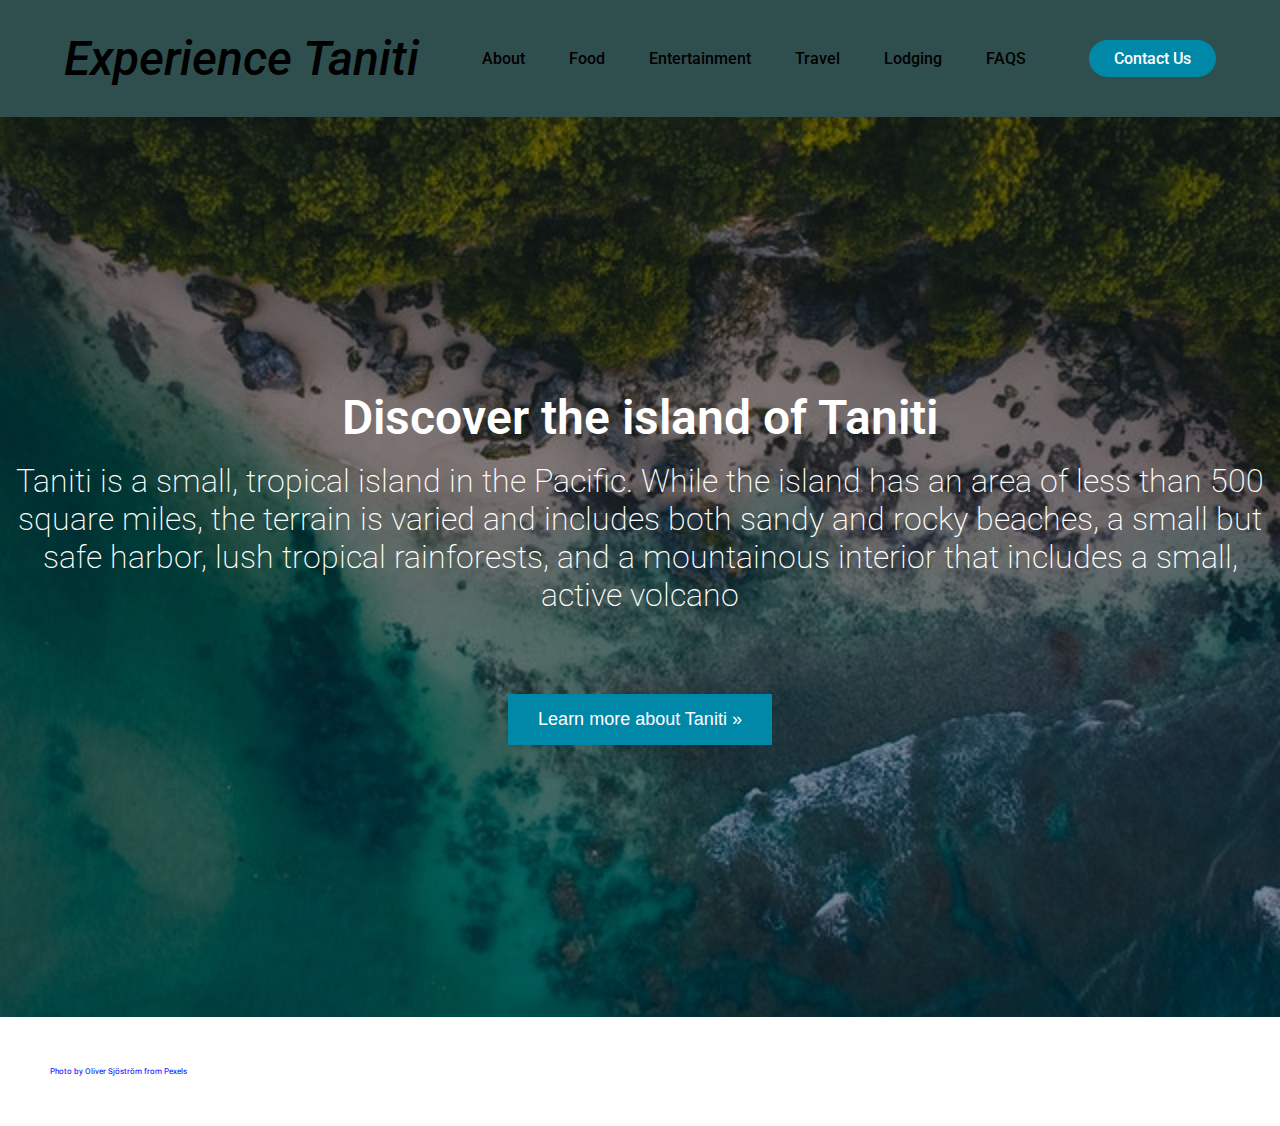
<file: index.html>
<!DOCTYPE html>
<html lang="en">
<head>
    <meta charset="UTF-8">
    <meta http-equiv="X-UA-Compatible" content="IE=edge">
    <meta name="viewport" content="width=device-width, initial-scale=1.0">
    <link rel="stylesheet" href="style.css">
    <title>The Island of Taniti</title>
</head>
<body>
    <header>
        <a class="logo" href="index.html">Experience Taniti</a>
        <nav>
            <ul class="nav_links">
                <li>
                    <a href="about.html">About</a>
                </li>
                <li>
                    <a href="food.html">Food</a>
                </li>
                <li>
                    <a href="entertainment.html">Entertainment</a>
                </li>
                <li>
                    <a href="travel.html">Travel</a>
                </li>
                <li>
                    <a href="lodging.html">Lodging</a>
                </li>
                <li>
                    <a href="faqs.html">FAQS</a>
                </li>
            </ul>
        </nav>
        <a class="contact" href="contact.html"><button>Contact Us</button></a>
    </header>

    <section class="hero">
        <div class="hero-content">
            <h1 class="hero-title">Discover the island of Taniti</h1>
            <h2 class="hero-subtitle">Taniti is a small, tropical island in the Pacific. While the island has an area of less than 500 square miles, the terrain is varied and includes both sandy and rocky beaches, a small but safe harbor, lush tropical rainforests, and a mountainous interior that includes a small, active volcano
            </h2>
            <button type="button" class="hero-button" onclick="location.href='about.html'">
                Learn more about Taniti &raquo;
           </button>
        </div>
    </section>
    <p class="image-credit">Photo by Oliver Sjöström from Pexels</p>
    <script src="index.js"></script>
</body>
</html>
</file>
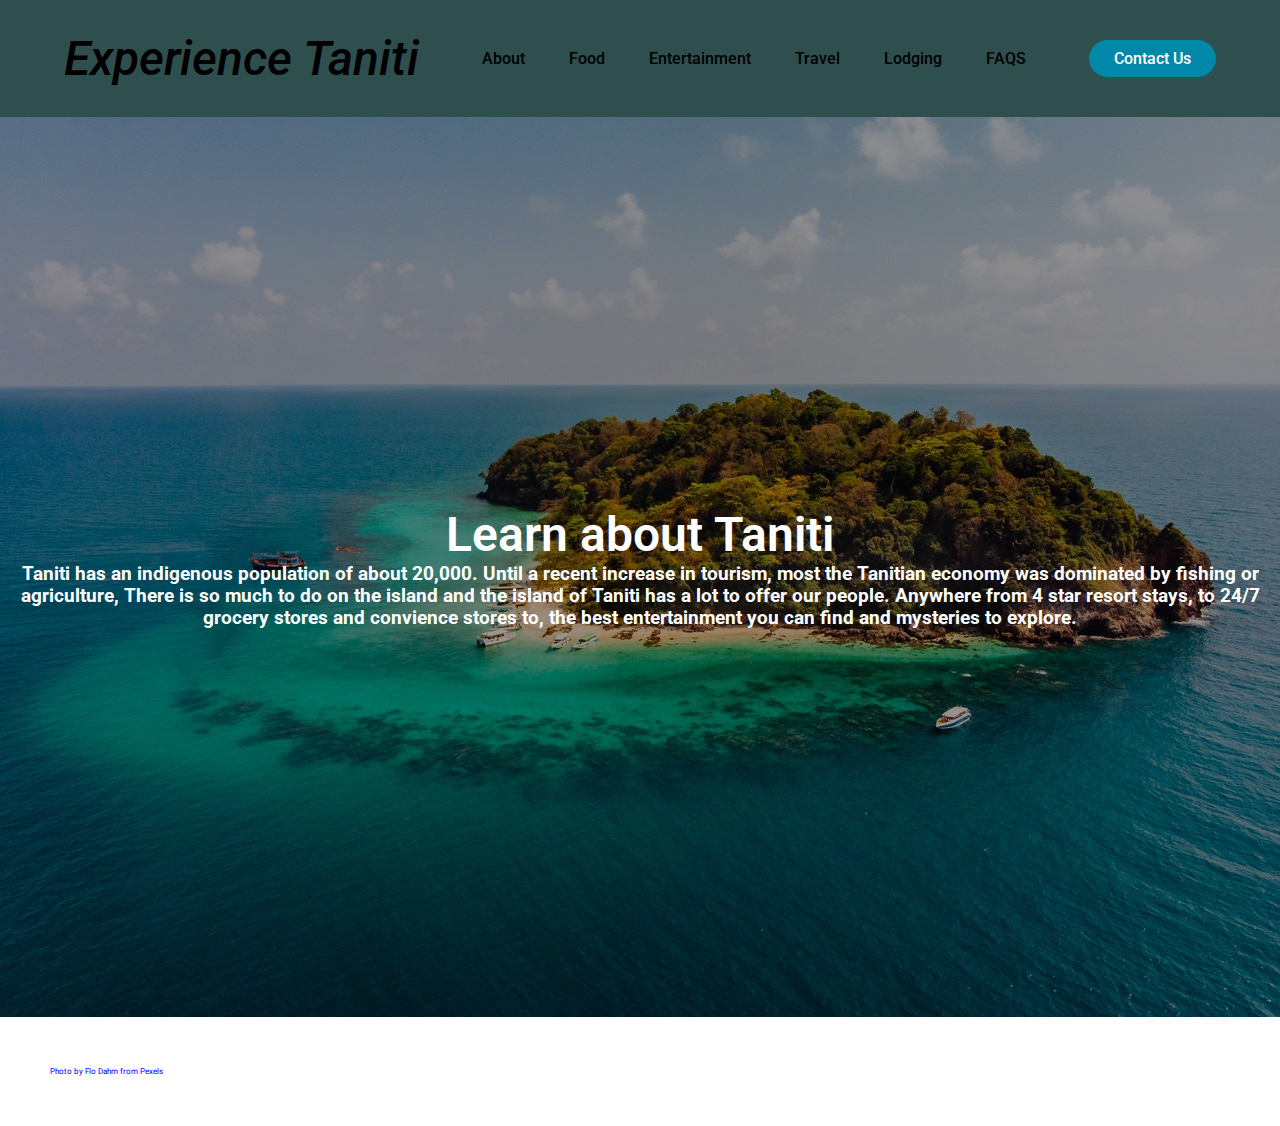
<file: about.html>
<!DOCTYPE html>
<html lang="en">
<head>
    <meta charset="UTF-8">
    <meta http-equiv="X-UA-Compatible" content="IE=edge">
    <meta name="viewport" content="width=device-width, initial-scale=1.0">
    <link rel="stylesheet" href="style.css">
    <title>The Island of Taniti</title>
</head>
<body>
    <header>
        <a class="logo" href="index.html">Experience Taniti</a>
        <nav>
            <ul class="nav_links">
                <ul class="nav_links">
                    <li>
                        <a href="about.html">About</a>
                    </li>
                    <li>
                        <a href="food.html">Food</a>
                    </li>
                    <li>
                        <a href="entertainment.html">Entertainment</a>
                    </li>
                    <li>
                        <a href="travel.html">Travel</a>
                    </li>
                    <li>
                        <a href="lodging.html">Lodging</a>
                    </li>
                    <li>
                        <a href="faqs.html">FAQS</a>
                    </li>
                </ul>
            </ul>
        </nav>
        <a class="contact" href="contact.html"><button>Contact Us</button></a>
    </header>
    <section class="about-hero">
        <div class="about-content">
            <h1 class="about-section">Learn about Taniti
            </h1>
            <h3 class="about-section2">
                Taniti has an indigenous population of about 20,000. 
                Until a recent increase in tourism, 
                    most the Tanitian economy was dominated by fishing or agriculture,
                There is so much to do on the island and the island of Taniti has a lot to offer our people. Anywhere from 4 star resort stays, to 24/7 grocery stores and convience stores to,
                the best entertainment you can find and mysteries to explore.
            </h3>
    </section>
    <p class="image-credit">Photo by Flo Dahm from Pexels</p>
    <script src="index.js"></script>
</body>
</html>
</file>
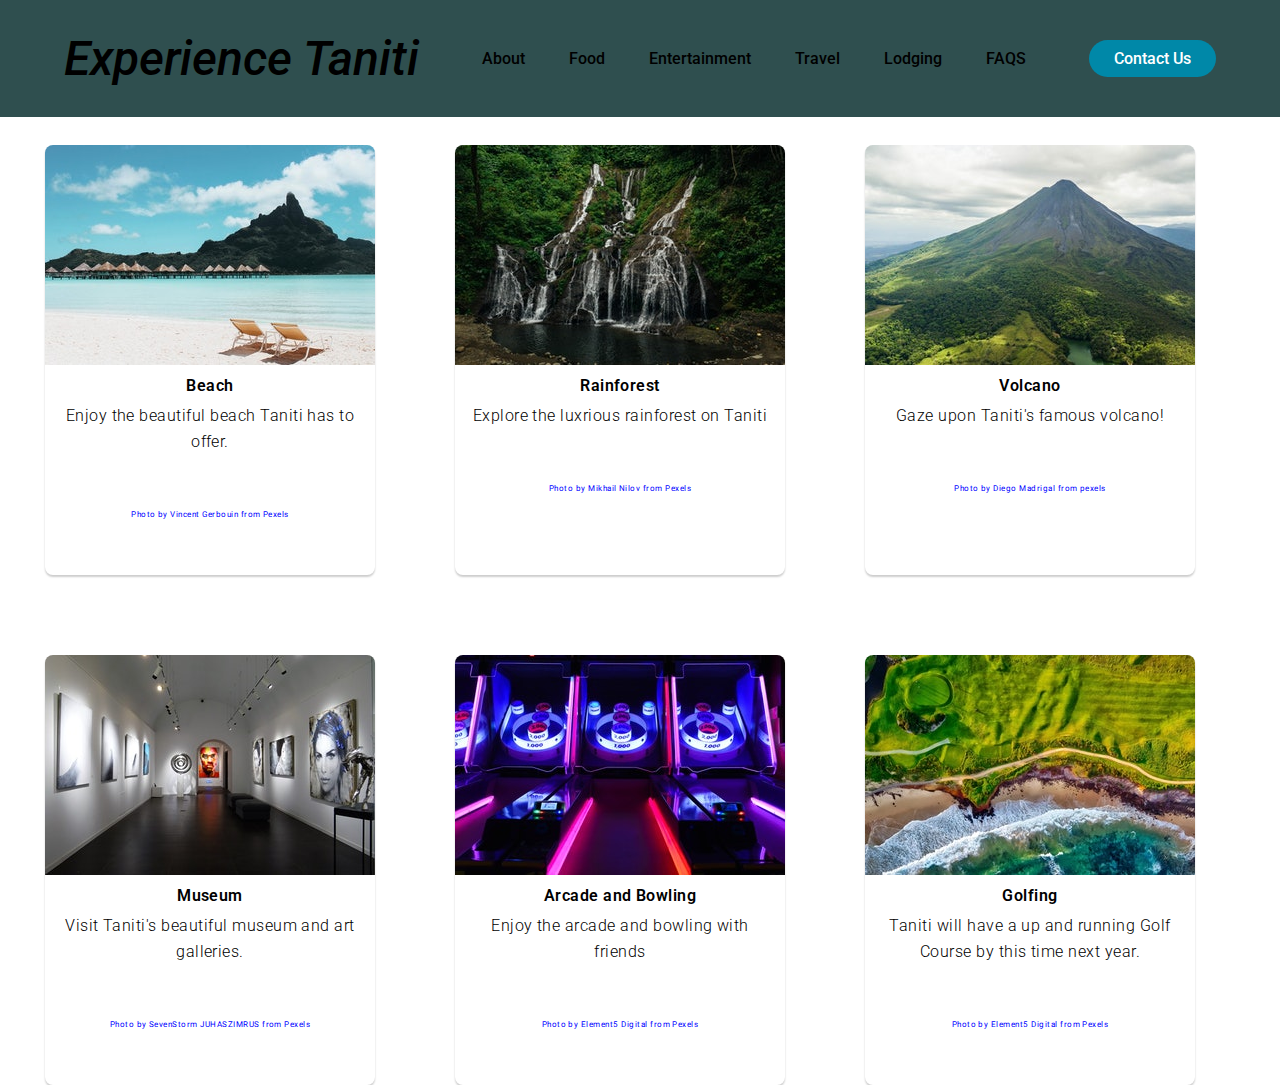
<file: entertainment.html>
<!DOCTYPE html>
<html lang="en">
<head>
    <meta charset="UTF-8">
    <meta http-equiv="X-UA-Compatible" content="IE=edge">
    <meta name="viewport" content="width=device-width, initial-scale=1.0">
    <link rel="stylesheet" href="style.css">
    <title>The Island of Taniti</title>
</head>
<body>
    <header>
        <a class="logo" href="index.html">Experience Taniti</a>
        <nav>
            <ul class="nav_links">
                <li>
                    <a href="about.html">About</a>
                </li>
                <li>
                    <a href="food.html">Food</a>
                </li>
                <li>
                    <a href="entertainment.html">Entertainment</a>
                </li>
                <li>
                    <a href="travel.html">Travel</a>
                </li>
                <li>
                    <a href="lodging.html">Lodging</a>
                </li>
                <li>
                    <a href="faqs.html">FAQS</a>
                </li>
            </ul>
        </nav>
        <a class="contact" href="contact.html"><button>Contact Us</button></a>
    </header>
    <div class="card-container">
        <div class="card">
            <img src="./images/beach.jpg" alt="beach">
            <h4 class="card-header">Beach</h4>
            <p class="card-info">Enjoy the beautiful beach Taniti has to offer.</p>
            <p class="image-credit">Photo by Vincent Gerbouin from Pexels</p>
        </div>
        <div class="card">
            <img src="./images/rainforest.jpg" alt="rainforest">
            <h4 class="card-header">Rainforest</h4>
            <p class="card-info">Explore the luxrious rainforest on Taniti</p>
            <p class="image-credit">Photo by Mikhail Nilov from Pexels</p>
        </div>
        <div class="card">
            <img src="./images/volcano.jpg" alt="volcano">
            <h4 class="card-header">Volcano</h4>
            <p class="card-info">Gaze upon Taniti's famous volcano!</p>
            <p class="image-credit">Photo by Diego Madrigal from pexels</p>
        </div>
        <div class="card">
            <img src="./images/museum.jpg" alt="museum">
            <h4 class="card-header">Museum</h4>
            <p class="card-info"> Visit Taniti's beautiful museum and art galleries.</p>
            <p class="image-credit">Photo by SevenStorm JUHASZIMRUS from Pexels</p>
        </div>
        <div class="card">
            <img src="./images/arcade.jpg" alt="arcade">
            <h4 class="card-header">Arcade and Bowling</h4>
            <p class="card-info">Enjoy the arcade and bowling with friends</p>
            <p class="image-credit">Photo by Element5 Digital from Pexels</p>
        </div>
        <div class="card">
            <img src="./images/golf-course.jpg" alt="golf-course">
            <h4 class="card-header">Golfing</h4>
            <p class="card-info">Taniti will have a up and running Golf Course by this time next year.</p>
            <p class="image-credit">Photo by Element5 Digital from Pexels</p>
        </div>
    </div>

    <script src="index.js"></script>
</body>
</html>
</file>
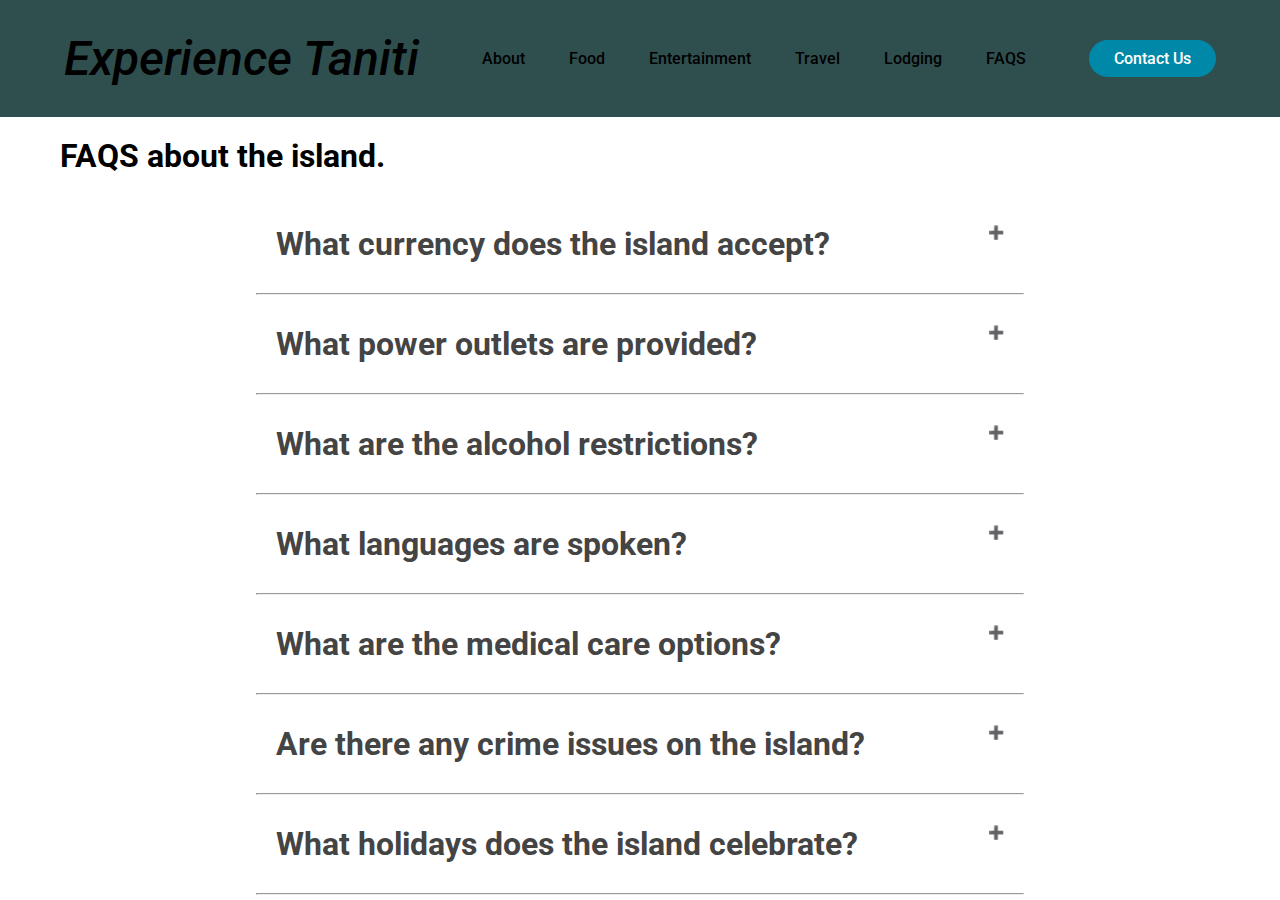
<file: faqs.html>
<!DOCTYPE html>
<html lang="en">
<head>
    <meta charset="UTF-8">
    <meta http-equiv="X-UA-Compatible" content="IE=edge">
    <meta name="viewport" content="width=device-width, initial-scale=1.0">
    <link rel="stylesheet" href="style.css">
    <title>The Island of Taniti</title>
</head>
<body>
    <header>
        <a class="logo" href="index.html">Experience Taniti</a>
        <nav>
            <ul class="nav_links">
                <li>
                    <a href="about.html">About</a>
                </li>
                <li>
                    <a href="food.html">Food</a>
                </li>
                <li>
                    <a href="entertainment.html">Entertainment</a>
                </li>
                <li>
                    <a href="travel.html">Travel</a>
                </li>
                <li>
                    <a href="lodging.html">Lodging</a>
                </li>
                <li>
                    <a href="faqs.html">FAQS</a>
                </li>
            </ul>
        </nav>
        <a class="contact" href="contact.html"><button>Contact Us</button></a>
    </header>

    <h1 class="faq-heading">FAQS about the island.</h1>
    <section class="faq-container">
        <div class="faq">
            <h1 class="faq-header">What currency does the island accept?</h1>
            <div class="faq-body">Taniti uses the U.S. dollar as its currency, but many businesses will also accept euros and yen. 
                Several banks facilitate currency exchange, and many businesses accept major credit cards.
            </div>
        </div>
        <hr class="faq-seperator">
        <div class="faq">
            <h1 class="faq-header">What power outlets are provided?</h1>
            <div class="faq-body">Power outlets are 120 volts (the same as in the United States).
            </div>
        </div>
        <hr class="faq-seperator">
        <div class="faq">
            <h1 class="faq-header">What are the alcohol restrictions?</h1>
            <div class="faq-body">Alcohol is not allowed to be served or sold between the hours of midnight and 9:00 a.m. 
                The drinking age on Taniti is 18 and the drinking age is not strictly enforced.                
            </div>
        </div>
        <hr class="faq-seperator">
        <div class="faq">
            <h1 class="faq-header">What languages are spoken?</h1>
            <div class="faq-body">Many younger Tanitians speak fluent English. 
                Very little English is spoken in rural areas, especially by the older residents.                
            </div>
        </div>
        <hr class="faq-seperator">
        <div class="faq">
            <h1 class="faq-header">What are the medical care options?</h1>
            <div class="faq-body">There is one hospital and several clinics. The hospital has many multilingual employees.                
            </div>
        </div>
        <hr class="faq-seperator">
        <div class="faq">
            <h1 class="faq-header">Are there any crime issues on the island?</h1>
            <div class="faq-body">Violent crime is very rare on Taniti, but as tourism increases, there are more reports of pickpocketing and other petty crimes.                
            </div>
        </div>
        <hr class="faq-seperator">
        <div class="faq">
            <h1 class="faq-header">What holidays does the island celebrate?</h1>
            <div class="faq-body">Taniti enjoys a large number of national holidays, and many tourist attractions and restaurants will be closed on holidays, so visitors should plan accordingly.                
            </div>
        </div>
        <hr class="faq-seperator">
    </section>

    <script src="index.js"></script>
</body>
</html>
</file>
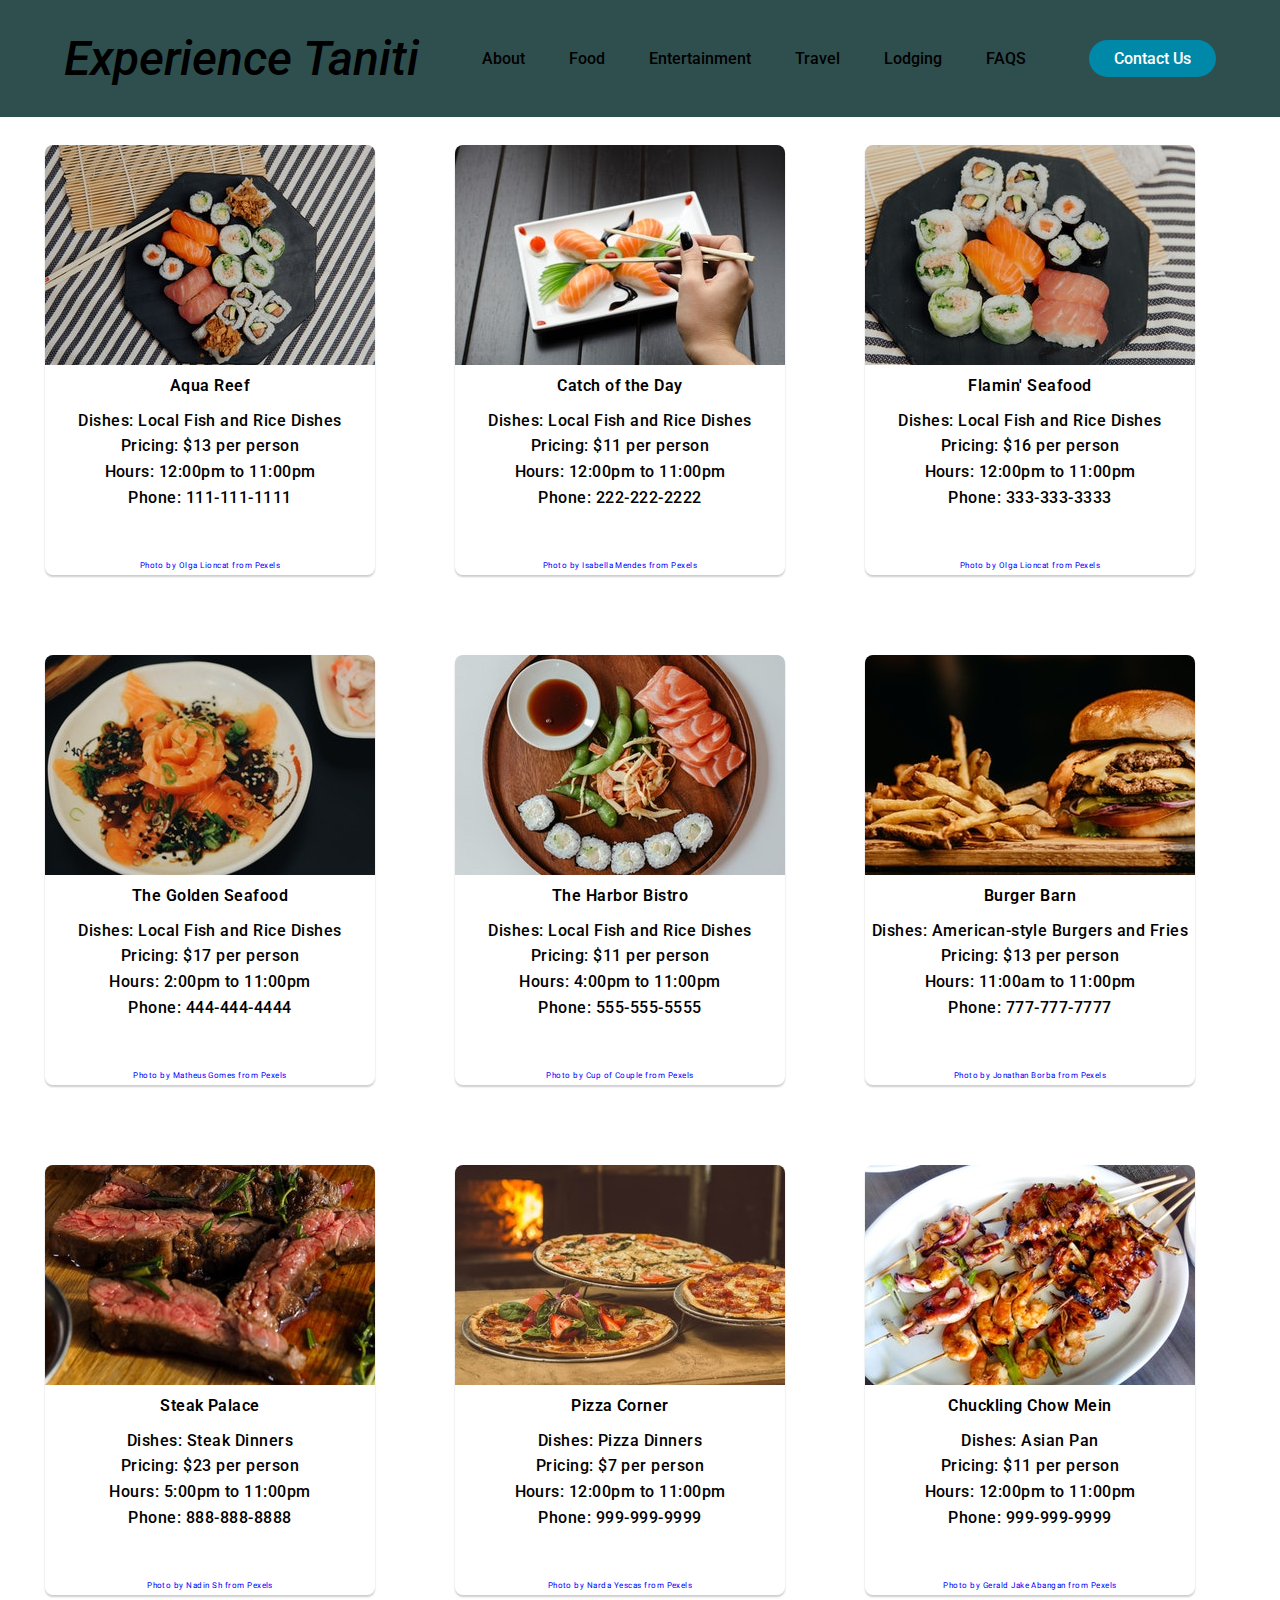
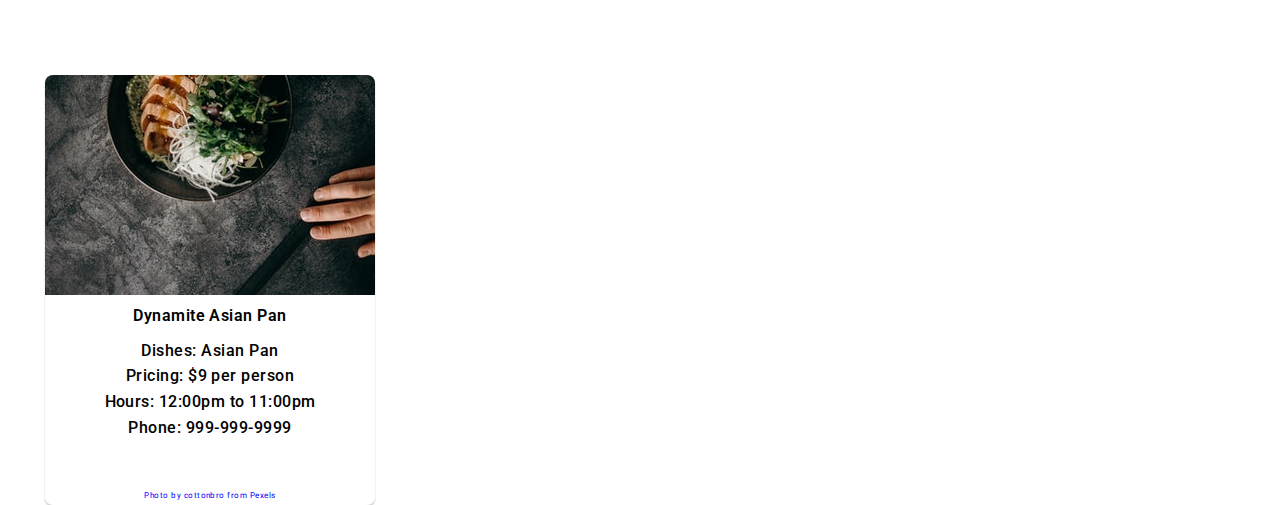
<file: food.html>
<!DOCTYPE html>
<html lang="en">
<head>
    <meta charset="UTF-8">
    <meta http-equiv="X-UA-Compatible" content="IE=edge">
    <meta name="viewport" content="width=device-width, initial-scale=1.0">
    <link rel="stylesheet" href="style.css">
    <title>The Island of Taniti</title>
</head>
<body>
    <header>
        <a class="logo" href="index.html">Experience Taniti</a>
        <nav>
            <ul class="nav_links">
                <li>
                    <a href="about.html">About</a>
                </li>
                <li>
                    <a href="food.html">Food</a>
                </li>
                <li>
                    <a href="entertainment.html">Entertainment</a>
                </li>
                <li>
                    <a href="travel.html">Travel</a>
                </li>
                <li>
                    <a href="lodging.html">Lodging</a>
                </li>
                <li>
                    <a href="faqs.html">FAQS</a>
                </li>
            </ul>
        </nav>
        <a class="contact" href="contact.html"><button>Contact Us</button></a>
    </header>

    <div class="card-container">
        <div class="card">
            <img src="./images/food-1.jpg" alt="food-1">
            <h4 class="card-header">Aqua Reef</h4>
            <p class="card-info">
                <li>Dishes: Local Fish and Rice Dishes</li>
                <li>Pricing: $13 per person</li>
                <li>Hours: 12:00pm to 11:00pm</li>
                <li>Phone: 111-111-1111</li>
            </p>
            <p class="image-credit">Photo by Olga Lioncat from Pexels</p>
        </div>
        <div class="card">
            <img src="./images/food-2.jpg" alt="food-2">
            <h4 class="card-header">Catch of the Day</h4>
            <p class="card-info">
                <li>Dishes: Local Fish and Rice Dishes</li>
                <li>Pricing: $11 per person</li>
                <li>Hours: 12:00pm to 11:00pm</li>
                <li>Phone: 222-222-2222</li>
            </p>
            <p class="image-credit">Photo by Isabella Mendes from Pexels</p>
        </div>
        <div class="card">
            <img src="./images/food-3.jpg" alt="food-3">
            <h4 class="card-header">Flamin' Seafood</h4>
            <p class="card-info">
                <li>Dishes: Local Fish and Rice Dishes</li>
                <li>Pricing: $16 per person</li>
                <li>Hours: 12:00pm to 11:00pm</li>
                <li>Phone: 333-333-3333</li>
            </p>
            <p class="image-credit">Photo by Olga Lioncat from Pexels</p>
        </div>
        <div class="card">
            <img src="./images/food-4.jpg" alt="food-4">
            <h4 class="card-header">The Golden Seafood</h4>
            <p class="card-info">
                <li>Dishes: Local Fish and Rice Dishes</li>
                <li>Pricing: $17 per person</li>
                <li>Hours: 2:00pm to 11:00pm</li>
                <li>Phone: 444-444-4444</li>
            </p>
            <p class="image-credit">Photo by Matheus Gomes from Pexels</p>
        </div>
        <div class="card">
            <img src="./images/food-5.jpg" alt="food-5">
            <h4 class="card-header">The Harbor Bistro</h4>
            <p class="card-info">
                <li>Dishes: Local Fish and Rice Dishes</li>
                <li>Pricing: $11 per person</li>
                <li>Hours: 4:00pm to 11:00pm</li>
                <li>Phone: 555-555-5555</li>
            </p>
            <p class="image-credit">Photo by Cup of Couple from Pexels</p>
        </div>
        <div class="card">
            <img src="./images/food-6.jpg" alt="food-6">
            <h4 class="card-header">Burger Barn</h4>
            <p class="card-info">
                <li>Dishes: American-style Burgers and Fries</li>
                <li>Pricing: $13 per person</li>
                <li>Hours: 11:00am to 11:00pm</li>
                <li>Phone: 777-777-7777</li>
            </p>
            <p class="image-credit">Photo by Jonathan Borba from Pexels</p>
        </div>
        <div class="card">
            <img src="./images/food-7.jpg" alt="food-7">
            <h4 class="card-header">Steak Palace</h4>
            <p class="card-info">
                <li>Dishes: Steak Dinners</li>
                <li>Pricing: $23 per person</li>
                <li>Hours: 5:00pm to 11:00pm</li>
                <li>Phone: 888-888-8888</li>
            </p>
            <p class="image-credit">Photo by Nadin Sh from Pexels</p>
        </div>
        <div class="card">
            <img src="./images/food-8.jpg" alt="food-8">
            <h4 class="card-header">Pizza Corner</h4>
            <p class="card-info">
                <li>Dishes: Pizza Dinners</li>
                <li>Pricing: $7 per person</li>
                <li>Hours: 12:00pm to 11:00pm</li>
                <li>Phone: 999-999-9999</li>
            </p>
            <p class="image-credit">Photo by Narda Yescas from Pexels</p>
        </div>
        <div class="card">
            <img src="./images/food-9.jpg" alt="food-9">
            <h4 class="card-header">Chuckling Chow Mein</h4>
            <p class="card-info">
                <li>Dishes: Asian Pan</li>
                <li>Pricing: $11 per person</li>
                <li>Hours: 12:00pm to 11:00pm</li>
                <li>Phone: 999-999-9999</li>
            </p>
            <p class="image-credit">Photo by Gerald Jake Abangan from Pexels</p>
        </div>
        <div class="card">
            <img src="./images/food-10.jpg" alt="food-10">
            <h4 class="card-header">Dynamite Asian Pan</h4>
            <p class="card-info">
                <li>Dishes: Asian Pan</li>
                <li>Pricing: $9 per person</li>
                <li>Hours: 12:00pm to 11:00pm</li>
                <li>Phone: 999-999-9999</li>
            </p>
            <p class="image-credit">Photo by cottonbro from Pexels</p>
        </div>
    </div>

    <script src="index.js"></script>
</body>
</html>
</file>
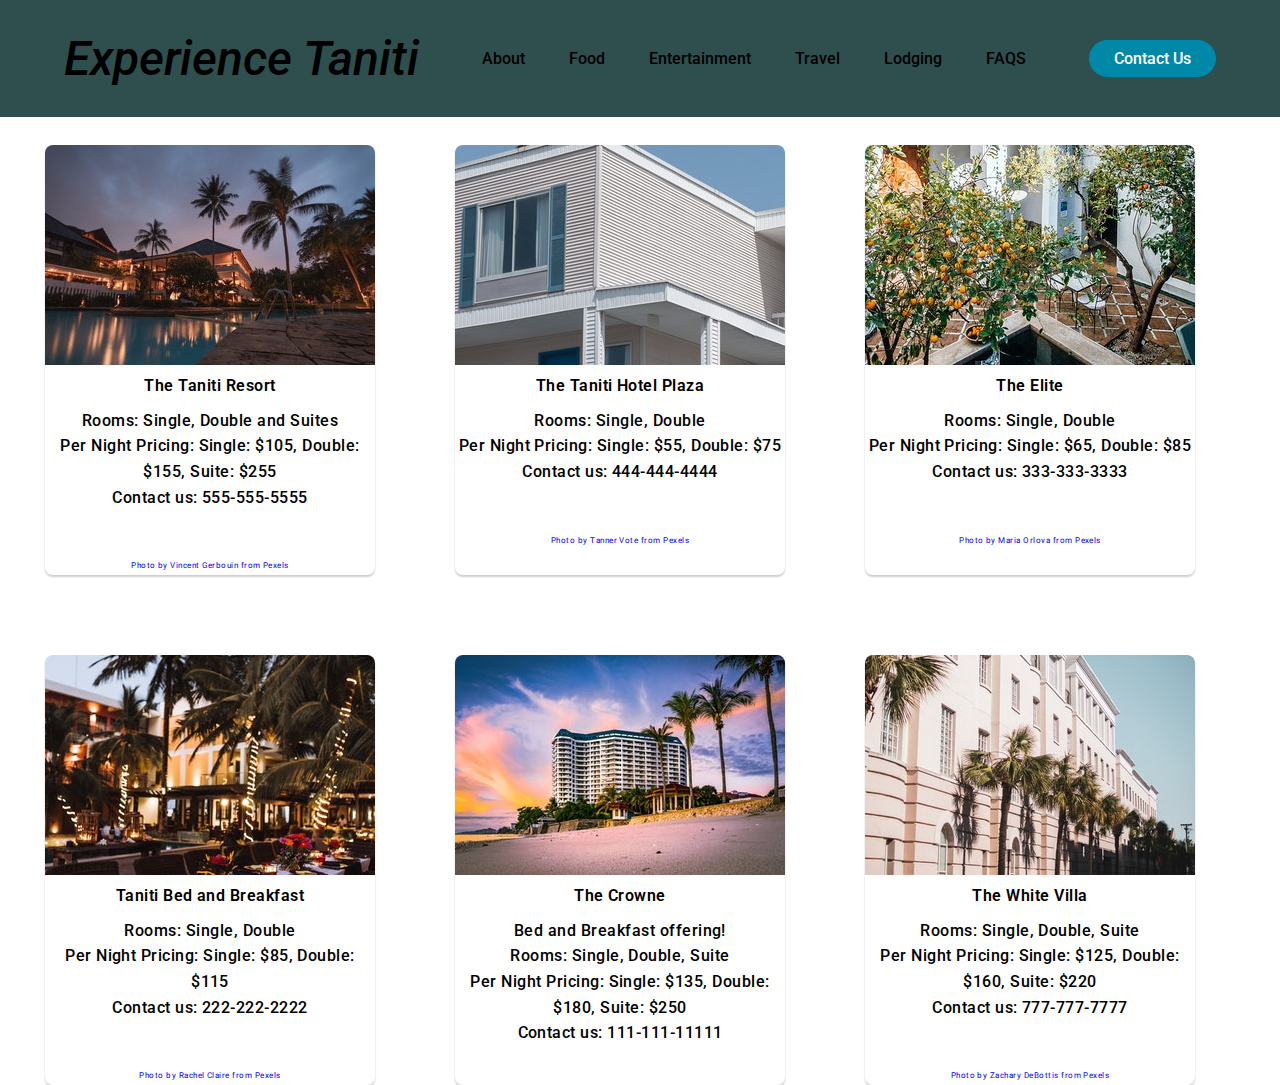
<file: lodging.html>
<!DOCTYPE html>
<html lang="en">
<head>
    <meta charset="UTF-8">
    <meta http-equiv="X-UA-Compatible" content="IE=edge">
    <meta name="viewport" content="width=device-width, initial-scale=1.0">
    <link rel="stylesheet" href="style.css">
    <title>The Island of Taniti</title>
</head>
<body>
    <header>
        <a class="logo" href="index.html">Experience Taniti</a>
        <nav>
            <ul class="nav_links">
                <li>
                    <a href="about.html">About</a>
                </li>
                <li>
                    <a href="food.html">Food</a>
                </li>
                <li>
                    <a href="entertainment.html">Entertainment</a>
                </li>
                <li>
                    <a href="travel.html">Travel</a>
                </li>
                <li>
                    <a href="lodging.html">Lodging</a>
                </li>
                <li>
                    <a href="faqs.html">FAQS</a>
                </li>
            </ul>
        </nav>
        <a class="contact" href="contact.html"><button>Contact Us</button></a>
    </header>

    <div class="card-container">
        <div class="card">
            <img src="./images/4-star-resort.jpg" alt="4-star-resort">
            <h4 class="card-header">The Taniti Resort</h4>
            <p class="card-info">
                <li>
                    Rooms: Single, Double and Suites
                </li>
                <li>
                    Per Night Pricing: Single: $105, Double: $155, Suite: $255
                </li>
                <li>
                    Contact us: 555-555-5555
                </li>
            </p>
            <p class="image-credit">Photo by Vincent Gerbouin from Pexels</p>
        </div>
        <div class="card">
            <img src="./images/hotel-1.jpg" alt="hotel-1">
            <h4 class="card-header">The Taniti Hotel Plaza</h4>
            <p class="card-info">
                <li>
                    Rooms: Single, Double
                </li>
                <li>
                    Per Night Pricing: Single: $55, Double: $75
                </li>
                <li>
                    Contact us: 444-444-4444
                </li>
            </p>
            <p class="image-credit">Photo by Tanner Vote from Pexels</p>
        </div>
        <div class="card">
            <img src="./images/hotel-2.jpg" alt="hotel-2">
            <h4 class="card-header">The Elite</h4>
            <p class="card-info">
                <li>
                    Rooms: Single, Double
                </li>
                <li>
                    Per Night Pricing: Single: $65, Double: $85
                </li>
                <li>
                    Contact us: 333-333-3333
                </li>
            </p>
            <p class="image-credit">Photo by Maria Orlova from Pexels</p>
        </div>
        <div class="card">
            <img src="./images/hotel-3.jpg" alt="hotel-3">
            <h4 class="card-header">Taniti Bed and Breakfast</h4>
            <p class="card-info">
                <li>
                    Rooms: Single, Double
                </li>
                <li>
                    Per Night Pricing: Single: $85, Double: $115
                </li>
                <li>
                    Contact us: 222-222-2222
                </li>
            </p>
            <p class="image-credit">Photo by Rachel Claire from Pexels</p>
        </div>
        <div class="card">
            <img src="./images/hotel-4.jpg" alt="hotel-4">
            <h4 class="card-header">The Crowne</h4>
            <p class="card-info">
                <li>
                    Bed and Breakfast offering!
                </li>
                <li>
                    Rooms: Single, Double, Suite
                </li>
                <li>
                    Per Night Pricing: Single: $135, Double: $180, Suite: $250
                </li>
                <li>
                    Contact us: 111-111-11111
                </li>
            </p>
            <p class="image-credit">Photo by asman chema from Pexels</p>
        </div>
        <div class="card">
            <img src="./images/hotel-5.jpg" alt="hotel-5">
            <h4 class="card-header">The White Villa</h4>
            <p class="card-info">
                <li>
                    Rooms: Single, Double, Suite
                </li>
                <li>
                    Per Night Pricing: Single: $125, Double: $160, Suite: $220
                </li>
                <li>
                    Contact us: 777-777-7777
                </li>
            </p>
            <p class="image-credit">Photo by Zachary DeBottis from Pexels</p>
        </div>
    </div>

    <script src="index.js"></script>
</body>
</html>
</file>
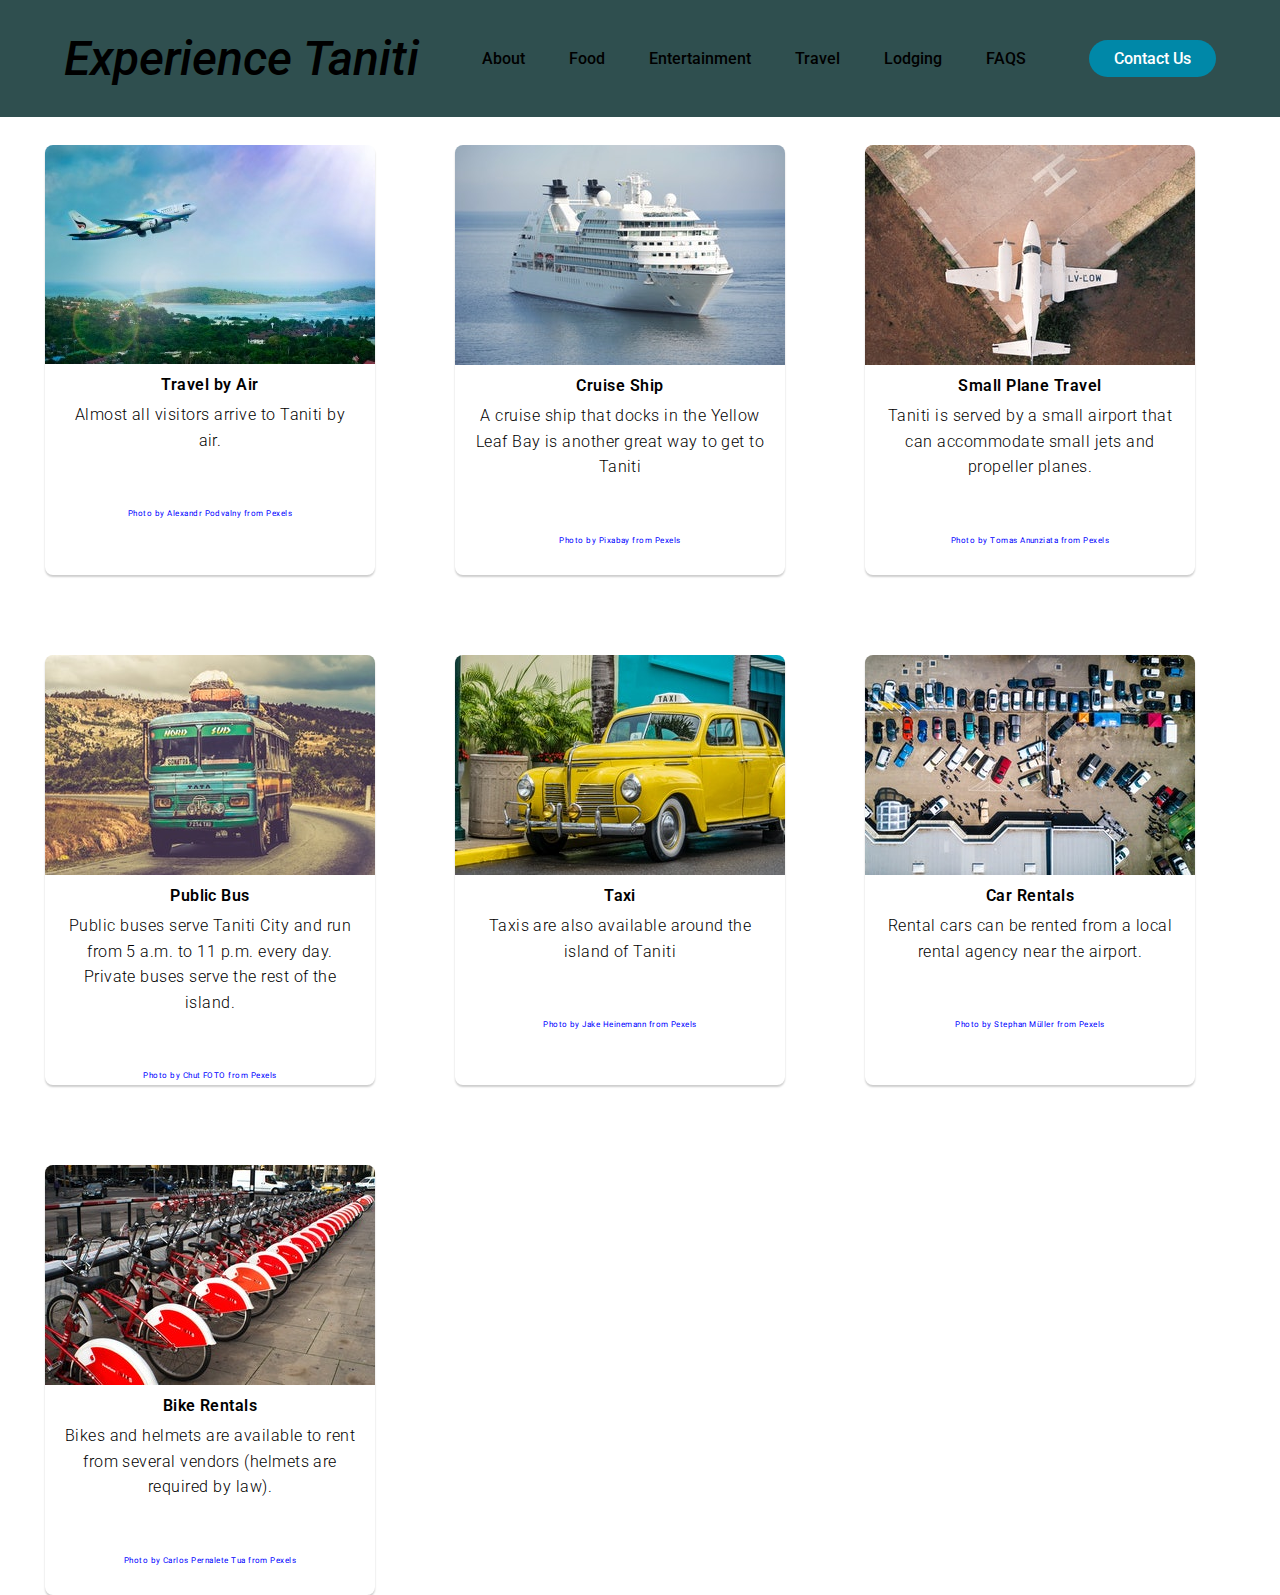
<file: travel.html>
<!DOCTYPE html>
<html lang="en">
<head>
    <meta charset="UTF-8">
    <meta http-equiv="X-UA-Compatible" content="IE=edge">
    <meta name="viewport" content="width=device-width, initial-scale=1.0">
    <link rel="stylesheet" href="style.css">
    <title>The Island of Taniti</title>
</head>
<body>
    <header>
        <a class="logo" href="index.html">Experience Taniti</a>
        <nav>
            <ul class="nav_links">
                <ul class="nav_links">
                    <li>
                        <a href="about.html">About</a>
                    </li>
                    <li>
                        <a href="food.html">Food</a>
                    </li>
                    <li>
                        <a href="entertainment.html">Entertainment</a>
                    </li>
                    <li>
                        <a href="travel.html">Travel</a>
                    </li>
                    <li>
                        <a href="lodging.html">Lodging</a>
                    </li>
                    <li>
                        <a href="faqs.html">FAQS</a>
                    </li>
                </ul>
            </ul>
        </nav>
        <a class="contact" href="contact.html"><button>Contact Us</button></a>
    </header>

    <div class="card-container">
        <div class="card">
            <img src="./images/air-travel.jpg" alt="this is suppose to be an airplane.">
            <h4 class="card-header">Travel by Air</h4>
            <p class="card-info">Almost all visitors arrive to Taniti by air.</p>
            <p class="image-credit">Photo by Alexandr Podvalny from Pexels</p>
        </div>
        <div class="card">
            <img src="./images/cruise-ship.jpg" alt="cruise ship is missing">
            <h4 class="card-header">Cruise Ship</h4>
            <p class="card-info">A cruise ship that docks in the Yellow Leaf Bay is another great way to get to Taniti</p>
            <p class="image-credit">Photo by Pixabay from Pexels</p>
        </div>
        <div class="card">
            <img src="./images/small-plane.jpg" alt="small-plane">
            <h4 class="card-header">Small Plane Travel</h4>
            <p class="card-info">Taniti is served by a small airport that can accommodate small jets and propeller planes.</p>
            <p class="image-credit">Photo by Tomas Anunziata from Pexels</p>
        </div>
        <div class="card">
            <img src="./images/public-bus.jpg" alt="public-bus">
            <h4 class="card-header">Public Bus</h4>
            <p class="card-info">Public buses serve Taniti City and run from 5 a.m. to 11 p.m. every day. Private buses serve the rest of the island. </p>
            <p class="image-credit">Photo by Chut FOTO from Pexels</p>
        </div>
        <div class="card">
            <img src="./images/taxi.jpg" alt="taxi">
            <h4 class="card-header">Taxi</h4>
            <p class="card-info">Taxis are also available around the island of Taniti</p>
            <p class="image-credit">Photo by Jake Heinemann from Pexels</p>
        </div>
        <div class="card">
            <img src="./images/car-rental.jpg" alt="car-rental">
            <h4 class="card-header">Car Rentals</h4>
            <p class="card-info">Rental cars can be rented from a local rental agency near the airport.</p>
            <p class="image-credit">Photo by Stephan Müller from Pexels</p>
        </div>
        <div class="card">
            <img src="./images/bike-rental.jpg" alt="bike-rental">
            <h4 class="card-header">Bike Rentals</h4>
            <p class="card-info">Bikes and helmets are available to rent from several vendors (helmets are required by law). </p>
            <p class="image-credit">Photo by Carlos Pernalete Tua from Pexels</p>
        </div>
    </div>

    <script src="index.js"></script>
</body>
</html>
</file>
<file: style.css>
@import url('https://fonts.googleapis.com/css2?family=Roboto&display=swap');

* {
    box-sizing: border-box;
    margin: 0;
    padding: 0;
    font-family: 'Roboto', sans-serif;
}

li, a, button {
    font-weight: 500;
    font-size: 1rem;
    color: black;
    text-decoration: none;
}

header {
    display: flex;
    justify-content: space-between;
    align-items: center;
    padding: 30px 5%;
    background-color: rgba(47, 79, 79, 1);
}

.logo {
    cursor: pointer;
    font-size: 3rem;
    font-style: italic;
}

.nav_links {
    list-style: none;
}

.nav_links li {
    display: inline-block;
    padding: 0px 20px;
}

.nav_links li a {
    transition: all 0.3s ease 0s;
}

.nav_links li a:hover {
    color: #0088a9;
}

.contact button {
    padding: 9px 25px;
    background-color: rgba(0, 136, 168, 1);
    color: white;
    border: none;
    border-radius: 50px;
    cursor: pointer;
    transition: all 0.3s ease 0s;
}

.contact button:hover {
    background-color: rgba(0, 136, 168, 0.6);
}

.hero {
    position: relative;
    width: 100vw;
    height: 100vh;
    display: flex;
    justify-content: center;
    align-items: center;
}

.hero::before {
    content: "";
    position: absolute;
    top: 0;
    left: 0;
    width: 100%;
    height: 100%;
    background: url(./images/home.jpg);
    background-repeat: no-repeat;
    background-size: cover;
    background-position: center center;
    filter: brightness(60%);
}

.hero-content {
    position: relative; 
    font-family: "Monserrat", sans-serif;
    color: white;
    text-align: center;
    margin: 0.625rem;
}

.hero-title {
    font-size: 3rem;
    font-weight: 600;
    margin-bottom: 0;
}

.hero-subtitle {
    font-size: 2rem;
    font-weight: 200;
    margin-top: 1rem;
}

.hero-button {
    background-color: rgba(0, 136, 168, 1);
    color: white;
    border: none;
    margin-top: 5rem;
    padding: 0.9375rem 1.875rem;
    transition: all 0.3s ease 0s;
    font-family: "Monserrat", sans-serif;
    font-size: 1.125rem;
    font-weight: 200;
    cursor: pointer;
}

.hero-button:hover {
    background-color: rgba(0, 136, 168, 0.8);
}

.about-hero {
    position: relative;
    width: 100vw;
    height: 100vh;
    display: flex;
    justify-content: center;
    align-items: center;
}

.about-hero::before {
    content: "";
    position: absolute;
    top: 0;
    left: 0;
    width: 100%;
    height: 100%;
    background: url(./images/about-hero.jpg);
    background-repeat: no-repeat;
    background-size: cover;
    background-position: center center;
    filter: brightness(60%);
}

.about-content {
    position: relative; 
    font-family: "Monserrat", sans-serif;
    color: white;
    text-align: center;
}

.about-section {
    font-size: 3rem;
    font-weight: 600;
    margin-bottom: 0;
}

/* FAQS page styles */

.faq-heading {
    border-bottom: #777;
    padding: 20px 60px;
}

.faq-container {
    display: flex;
    justify-content: center;
    flex-direction: column;
}

.faq-header {
    /* background-color: #eee; */
    color: #444;
    cursor: pointer;
    padding: 30px 20px;
    width: 60%;
    border: none;
    outline: none;
    transition: 0.4s;
    margin: auto;
}

.faq-body {
    margin: auto;
    width: 50%; 
    padding: auto;
}

.faq-header.active,
.faq-header:hover {
    background-color: #F9F9F9;
}

.faq-body {
    padding: 0 18px;
    background-color: white;
    display: none;
    overflow: hidden;
}

.faq-header:after {
    content: '\02795'; /* Unicode character for "plus" sign (+) */
    font-size: 13px;
    color: #777;
    float: right;
    margin-left: 5px;
}
.faq-header.active:after {
    content: "\2796"; /* Unicode character for "minus" sign (-) */
}

.faq-seperator{
    width: 60%;
    margin: auto;
}

/* Card section */

.card-container {
    width: 1190px;
    min-width: 600px;
    height: 430px;
    position: absolute;
    top: 40%;
    left: 50%;
    transform: translate(-50%, -50%);
    letter-spacing: 0.03em;
    line-height: 1.6;
}

.card {
    width: 330px;
    height: 430px;
    float: left;
    border-radius: 8px;
    box-shadow: 0 2px 2px rgba(0, 0, 0, 0.2);
    overflow: hidden;
    position: relative;
    top: 0;
    text-align: center;
    transition: all 0.25s;
}

.card-header {
    font-weight: 600;
}

.card-info {
    padding: .3rem 1rem;
    font-size: 16px;
    font-weight: 300;
}

.card:hover {
    top: -15px;
    box-shadow: 0 12px 16px rgba(0, 0, 0, 0.2);
}

.card:nth-child(2) {
    margin: 0 80px;
}

.card:nth-child(4) {
    margin: 80px 0px;
}

.card:nth-child(5) {
    margin: 80px 80px;
}

.card:nth-child(6) {
    margin: 80px 0px;
}

.card:nth-child(8) {
    margin: 0px 80px;
}

.card:nth-child(10) {
    margin: 80px 0px;
}

.image-credit {
    font-size: 8px;
    padding: 50px;
    color: blue;
}
</file>
